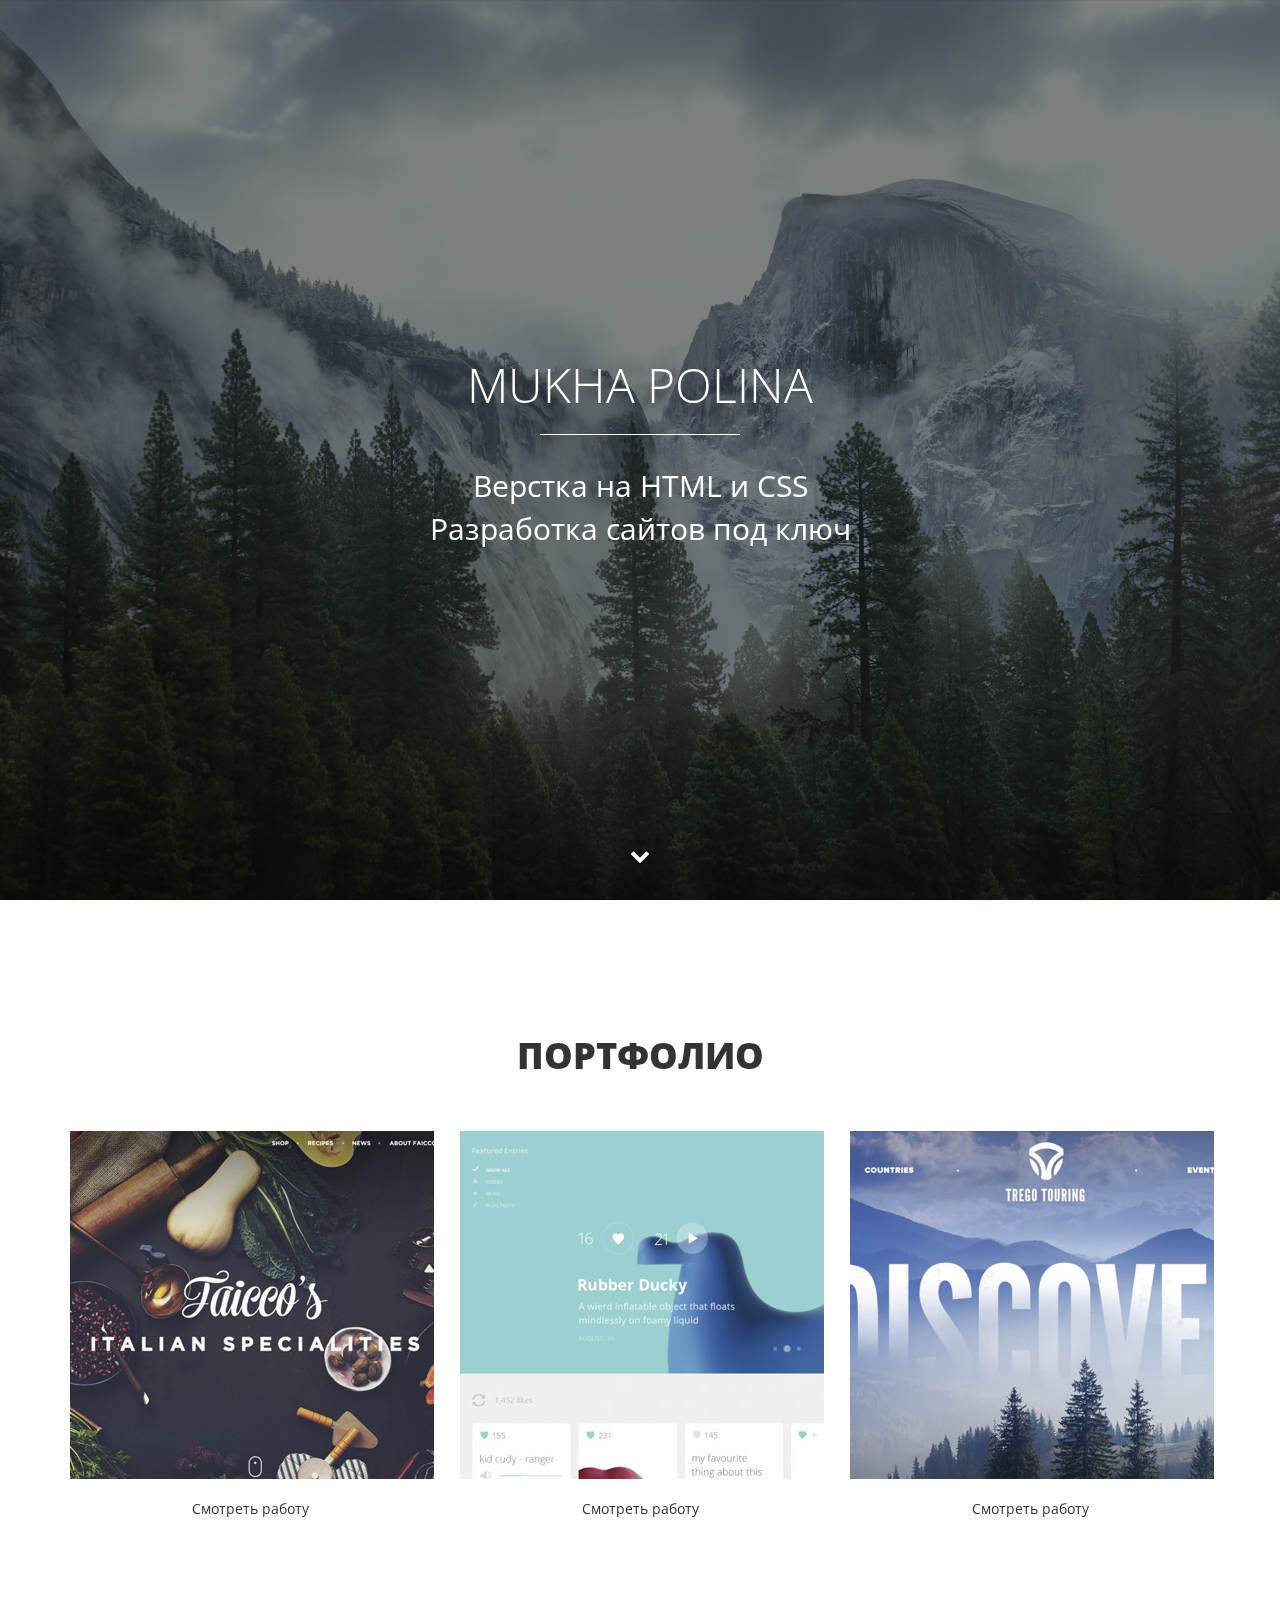
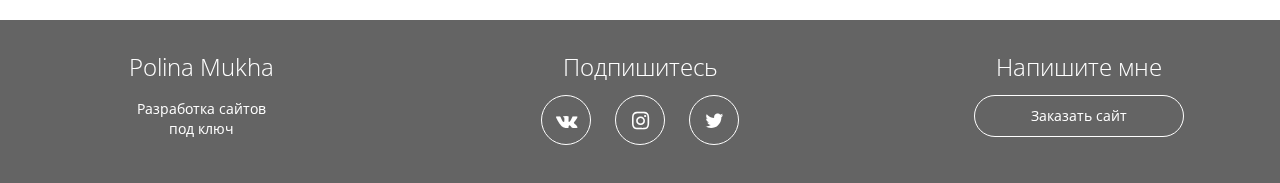
<file: index.html>
<!DOCTYPE html>
<html lang="ru">
  <head>
    <meta charset="utf-8">
    <meta http-equiv="X-UA-Compatible" content="IE=edge">
    <meta name="viewport" content="width=device-width, initial-scale=1">
    <!-- meta для соц сетей -->
    <meta property="og:url" content="">
    <meta property="og:type" content="website">
    <meta property="og:title" content="Mukha Polina - верстка сайтов на HTML и CSS">
    <meta property="og:image" content="">
    <meta property="og:description" content="Закажите разработку сайта без посредников от 5 990 рублей">
    <meta property="og:site_name" content="Портфолио верстальщика">
    <meta property="article:author" content="Mukha Polina">

    <!-- Заголовок сайта -->
    <title>Mukha Polina - Портфолио</title>
    <link href="https://fonts.googleapis.com/css?family=Open+Sans:400,700&amp;subset=cyrillic" rel="stylesheet">
    <link rel="stylesheet" href="css/fontello.css">
    <link rel="stylesheet" href="css/fontello-embedded.css">
    <link href="css/bootstrap.min.css" rel="stylesheet">
    <link href="css/style.css" rel="stylesheet">
    <!-- Фавиконка -->
    <link rel="shortcut icon" type="image/x-icon" href="favicon.ico">
    <!--[if lt IE 9]>
      <script src="https://oss.maxcdn.com/html5shiv/3.7.3/html5shiv.min.js"></script>
      <script src="https://oss.maxcdn.com/respond/1.4.2/respond.min.js"></script>
    <![endif]-->
  </head>
  <body>
    
    <div class="main parallax-window" data-parallax="scroll" data-speed="0.4" data-image-src="img/main-bg.jpg">
    <div class="main-overlay"></div>
    <div class="wrapper">
        <div class="main-header">
        <h1>Mukha Polina</h1>
        <div class="main-line"></div>
        <p>Верстка на HTML и CSS <br>Разработка сайтов под ключ</p>
        </div>
    </div>

    <a class="main-down" href="#portfolio"><i class="icon-down"></i></a>
    </div>

    <div class="portfolio" id="portfolio">
      <div class="container">
        <h2 class="section-header">Портфолио</h2>
        <div class="row">
          <div class="col-lg-4">
            <div class="portfolio-block">
            <img src="img/portfolio/1.jpg" alt="Работа №1">
            <a class="link cd-modal-trigger" data-work="work-1" href="#0">Смотреть работу</a>
            </div>
          </div>
          <div class="col-lg-4">
            <div class="portfolio-block">
            <img src="img/portfolio/2.jpg" alt="Работа №2">
            <a class="link cd-modal-trigger" data-work="work-3" href="#0">Смотреть работу</a>
            </div>
          </div>
          <div class="col-lg-4">
            <div class="portfolio-block">
            <img src="img/portfolio/3.jpg" alt="Работа №3">
            <a class="link cd-modal-trigger" data-work="work-3" href="#0">Смотреть работу</a>
            </div>
          </div>
        </div>
      </div>
    </div>

     <div class="footer">
     <div class="container">
      <div class="row">
        <div class="col-lg-3">
          <strong>Polina Mukha</strong>
          <p>Разработка сайтов <br>под ключ</p>
        </div>
        <div class="col-lg-6">
          <strong>Подпишитесь</strong>
          <div class="social-links">
            <a href="#"><i class="icon-vk"></i></a>
            <a href="#"><i class="icon-instagram"></i></a>
            <a href="#"><i class="icon-twitter"></i></a>
          </div>
        </div>
        <div class="col-lg-3">
        <strong>Напишите мне</strong>
        <a href="https://vk.com/pollymalina" class="offer-btn">Заказать сайт</a>
        </div>
      </div>
      </div>
     </div>




<div class="cd-modal">
  <div class="modal-content">
    
  </div> <!-- .modal-content -->

  <a href="#0" class="modal-close">Close</a>
</div> <!-- .cd-modal -->

<div class="cd-transition-layer"> 
  <div class="bg-layer"></div>
</div> <!-- .cd-transition-layer -->


    <!-- Модальные(Всплывающие) окна-->
      <!-- Modal -->
<div class="modal fade" id="work" role="dialog">
  <div class="modal-dialog" role="document">
    <div class="modal-content">
      <div class="modal-header">
        <button type="button" class="close" data-dismiss="modal" aria-label="Close"><span aria-hidden="true">&times;</span></button>
        <h4 class="modal-title">Работа №1</h4>
      </div>
      <div class="modal-body">
        <div class="row">
          <div class="col-lg-5">
            <img src="img/portfolio/1.jpg" alt="Первая работа">
          </div>
          <div class="col-lg-7">
            <h4>Сайт для кафе</h4>
            <p>Описание сайта</p>
            <a href="https://vk.com/pollymalina" class="modal-btn">Заказать сайт</a>
          </div>
        </div>
      </div>
    </div>
  </div>
</div>
    <!-- jQuery (necessary for Bootstrap's JavaScript plugins) -->
    <script src="https://ajax.googleapis.com/ajax/libs/jquery/1.12.4/jquery.min.js"></script>
    <!--<script src="js/bootstrap.min.js"></script>-->
    <script src="js/main.js"></script>
    <script src="js/parallax.min.js"></script> 
    <script>
      $(function() {
        var link = $('.cd-modal-trigger');
        link.on('click', function(event) {
        var work = $(this).attr('data-work');
        $('.modal-content').load(work+'.html');
       });
      });
    </script>
    <script>
      $(document).ready(function(){

        //навигация - плавный скроллинг к якорю
      $(".slowly").on("click","a",function(event){
        //отменяем стандартную обработку нажатия по ссылке
        event.preventDefault();

        //забираем идентификатор бока с отрибута href
        var id = $(this).attr('href'),

        //узнаем высоту от нач. стр. до блока на кот. ссыл-ся якорь
          top = $(id).offset().top;

          //анимируем переход на расстояние -top за 1500 мс
          $('body,html').animate({scrollTop: top}, 800);
        });
    });
    </script>
  </body>
</html
</file>
<file: css/fontello.css>
@font-face {
  font-family: 'fontello';
  src: url('../font/fontello.eot?35243095');
  src: url('../font/fontello.eot?35243095#iefix') format('embedded-opentype'),
       url('../font/fontello.woff2?35243095') format('woff2'),
       url('../font/fontello.woff?35243095') format('woff'),
       url('../font/fontello.ttf?35243095') format('truetype'),
       url('../font/fontello.svg?35243095#fontello') format('svg');
  font-weight: normal;
  font-style: normal;
}
/* Chrome hack: SVG is rendered more smooth in Windozze. 100% magic, uncomment if you need it. */
/* Note, that will break hinting! In other OS-es font will be not as sharp as it could be */
/*
@media screen and (-webkit-min-device-pixel-ratio:0) {
  @font-face {
    font-family: 'fontello';
    src: url('../font/fontello.svg?35243095#fontello') format('svg');
  }
}
*/
 
 [class^="icon-"]:before, [class*=" icon-"]:before {
  font-family: "fontello";
  font-style: normal;
  font-weight: normal;
  speak: none;
 
  display: inline-block;
  text-decoration: inherit;
  width: 1em;
  margin-right: .2em;
  text-align: center;
  /* opacity: .8; */
 
  /* For safety - reset parent styles, that can break glyph codes*/
  font-variant: normal;
  text-transform: none;
 
  /* fix buttons height, for twitter bootstrap */
  line-height: 1em;
 
  /* Animation center compensation - margins should be symmetric */
  /* remove if not needed */
  margin-left: .2em;
 
  /* you can be more comfortable with increased icons size */
  /* font-size: 120%; */
 
  /* Font smoothing. That was taken from TWBS */
  -webkit-font-smoothing: antialiased;
  -moz-osx-font-smoothing: grayscale;
 
  /* Uncomment for 3D effect */
  /* text-shadow: 1px 1px 1px rgba(127, 127, 127, 0.3); */
}
 
.icon-down:before { content: '\e800'; } /* '' */
.icon-twitter:before { content: '\f099'; } /* '' */
.icon-instagram:before { content: '\f16d'; } /* '' */
.icon-vk:before { content: '\f189'; } /* '' */
</file>
<file: css/fontello-embedded.css>
@font-face {
  font-family: 'fontello';
  src: url('../font/fontello.eot?30503829');
  src: url('../font/fontello.eot?30503829#iefix') format('embedded-opentype'),
       url('../font/fontello.svg?30503829#fontello') format('svg');
  font-weight: normal;
  font-style: normal;
}
@font-face {
  font-family: 'fontello';
  src: url('[data-uri]') format('woff'),
       url('[data-uri]') format('truetype');
}
/* Chrome hack: SVG is rendered more smooth in Windozze. 100% magic, uncomment if you need it. */
/* Note, that will break hinting! In other OS-es font will be not as sharp as it could be */
/*
@media screen and (-webkit-min-device-pixel-ratio:0) {
  @font-face {
    font-family: 'fontello';
    src: url('../font/fontello.svg?30503829#fontello') format('svg');
  }
}
*/
 
 [class^="icon-"]:before, [class*=" icon-"]:before {
  font-family: "fontello";
  font-style: normal;
  font-weight: normal;
  speak: none;
 
  display: inline-block;
  text-decoration: inherit;
  width: 1em;
  margin-right: .2em;
  text-align: center;
  /* opacity: .8; */
 
  /* For safety - reset parent styles, that can break glyph codes*/
  font-variant: normal;
  text-transform: none;
     
  /* fix buttons height, for twitter bootstrap */
  line-height: 1em;
 
  /* Animation center compensation - margins should be symmetric */
  /* remove if not needed */
  margin-left: .2em;
 
  /* you can be more comfortable with increased icons size */
  /* font-size: 120%; */
 
  /* Uncomment for 3D effect */
  /* text-shadow: 1px 1px 1px rgba(127, 127, 127, 0.3); */
}
.icon-down:before { content: '\e800'; } /* '' */
.icon-twitter:before { content: '\f099'; } /* '' */
.icon-instagram:before { content: '\f16d'; } /* '' */
.icon-vk:before { content: '\f189'; } /* '' */
</file>
<file: css/style.css>
body{
	font-family: 'Open Sans', sans-serif;
}

html{
	font-size: 10px;
}
a:active, a:visited, a:focus{ 
	text-decoration: none;
	outline: none;
}
.wrapper{
	display:table-cell;
	vertical-align:middle;
}

.main{
	position: relative;
	display:table;
	width: 100%;
	text-align: center;
	color: #fff;
	height: 100vh;
	/*background: #000 url(../img/main-bg.jpg) center center no-repeat;*/


}

.main-overlay{
	position: absolute;
	z-index: 1;
	width: 100%;
	height: 100%;
	background-color: rgba(0,0,0,0.5);
}

.main h1 {
	margin-bottom: 1.4rem;
	font-weight: 300;
	text-transform: uppercase;
	font-size: 4.8rem;
}

.main p{
	font-size: 3rem;
}

.main-header{
	position: relative;
	z-index: 2;
}

.main-line{
	width: 200px;
	height: 1px;
	background-color: #fff;
	margin: 0 auto;
}

.main-down{
	position: absolute;
	color: #fff;
	z-index: 4;
	bottom: 2rem;
	display: inline-block;
	font-size: 2rem;
	width: 50px;
	height: 50px;
	border-radius: 50%;
	border: 1px solid transparent;
	line-height: 50px;
	left: 50%;
	margin-left: -25px;
	transition: 0.2s;
}
.main-down:hover {
	color: #fff;
	border-color: #fff;
}

/*Секция с портфолио*/
.portfolio {
	padding: 10rem 0px;
	text-align: center;
}
.section-header{
	text-transform: uppercase;
	font-weight: 800;
	font-size: 3.6rem;
	text-align: center;
	margin-bottom: 5rem;
}
portfolio img {
	width: 100%;
	max-width: 360px;
	box-shadow: 0px 4px 29px 0px rgba(87, 92, 97, 0.54);
}
.portfolio a {
	display: inline-block;
	margin-top: 2rem;
	color: #333; 
	border-bottom: 1px solid transparent;
}
.portfolio a:hover{
	text-decoration: none;
	border-bottom: 1px dotted #333;
}

/* Секция - пожвал*/
.footer{
	background-color: #646464;
	color: #fff;
	text-align: center;
	padding: 3rem 0;
}

.footer strong{
	font-weight: 300;
	font-size: 2.4rem;
}

.social-links{
	margin-top: 1rem;
}
.social-links a{
	width: 5rem;
	height: 5rem;
	line-height: 5rem;
	display: inline-block;
	color: #fff;
	border: solid 1px #fff;
	border-radius: 50%;
	margin-left: 1rem;
	margin-right: 1rem;
	font-size: 2rem;
	transition: 0.2s;
}

.social-links a:hover{
	background-color: #fff;
	color: #646464;
}

.offer-btn{
	display: block;
	width: 80%;
	max-width: 300px;
	margin: 1rem auto;
	border: 1px solid #fff;
	padding-top: 1rem;	
	padding-bottom: 1rem;
	color: #fff;
	border-radius: 100px;
	transition: 0.2s;
}

.offer-btn:hover{
	text-decoration: none;
	background-color: #fff;
	color: #646464;
}

.modal-content h4 {
	font-weight: 300;
	font-size: 2.5rem;

}
.modal-content p {
	font-size: 1.4rem;
	padding: 0;
}
.close{
	background-color: transparent;
	border: none;
	font-size: 2.5rem;
	position: absolute;
	right: 2rem;
	top: 1rem;
}
.modal-btn{
	display: inline-block;
	color: #fff;
	border: 1px solid #fff;
	padding: 10px 20px;
	border-radius: 5px;
}
.modal-btn:hover{
	background-color: #fff;
	color: #333;
	text-decoration: none;
}



/*Оформление модального окна */

/* -------------------------------- 

Main Content

-------------------------------- */
.cd-main-content {
  position: relative;
  z-index: 1;
  width: 100%;
  height: 100vh;
  /* vertically align its content */
  display: table;
  background-color: #e4dcca;
}
.cd-main-content .center {
  /* vertically align inside parent element */
  display: table-cell;
  vertical-align: middle;
  text-align: center;
}

/* -------------------------------- 

Modal window 

-------------------------------- */
.cd-modal {
  position: fixed;
  top: 0;
  left: 0;
  z-index: 3;
  height: 100%;
  width: 100%;
  overflow: hidden;
  /*background: #402f44 url(../img/modal-bg.jpg) no-repeat center center;*/
  background-size: cover;
  opacity: 0;
  visibility: hidden;
  -webkit-transition: opacity 0.3s 0s, visibility 0s 0.3s;
  -moz-transition: opacity 0.3s 0s, visibility 0s 0.3s;
  transition: opacity 0.3s 0s, visibility 0s 0.3s;
}
.modal-content{
	background: #402f44 url(../img/modal-bg.jpg) no-repeat center center;
}
.cd-modal .modal-content {
  height: 100%;
  overflow-y: auto;
  padding: 3em 5%;
  color: #e4dcca;
  -webkit-font-smoothing: antialiased;
  -moz-osx-font-smoothing: grayscale;
}
.cd-modal h1 {
  text-align: center;
}
.cd-modal h1::after {
  /* ink/brush separation */
  content: '';
  display: block;
  width: 130px;
  height: 18px;
  background: url(../img/ink-separation.svg) no-repeat center center;
  margin: .2em auto 0;
}
.cd-modal p {
  line-height: 1.6;
  max-width: 800px;
}
.cd-modal .modal-close {
  /* 'X' icon */
  position: absolute;
  z-index: 1;
  top: 20px;
  right: 5%;
  height: 45px;
  width: 45px;
  border-radius: 50%;
  background: rgba(0, 0, 0, 0.3) url(../img/cd-icon-close.svg) no-repeat center center;
  /* image replacement */
  overflow: hidden;
  text-indent: 100%;
  white-space: nowrap;
  visibility: hidden;
  opacity: 0;
  -webkit-transform: scale(0);
  -moz-transform: scale(0);
  -ms-transform: scale(0);
  -o-transform: scale(0);
  transform: scale(0);
  -webkit-transition: -webkit-transform 0.3s 0s, visibility 0s 0.3s, opacity 0.3s 0s;
  -moz-transition: -moz-transform 0.3s 0s, visibility 0s 0.3s, opacity 0.3s 0s;
  transition: transform 0.3s 0s, visibility 0s 0.3s, opacity 0.3s 0s;
}
.no-touch .cd-modal .modal-close:hover {
  background-color: rgba(0, 0, 0, 0.5);
}
.cd-modal.visible {
  opacity: 1;
  visibility: visible;
  -webkit-transition: opacity 0.7s, visibility 0s;
  -moz-transition: opacity 0.7s, visibility 0s;
  transition: opacity 0.7s, visibility 0s;
}
.cd-modal.visible .modal-content {
  /* this fixes the buggy scrolling on webkit browsers - mobile devices only - when overflow property is applied */
  -webkit-overflow-scrolling: touch;
}
.cd-modal.visible .modal-close {
  visibility: visible;
  opacity: 1;
  -webkit-transition: -webkit-transform 0.3s 0s, visibility 0s 0s, opacity 0.3s 0s;
  -moz-transition: -moz-transform 0.3s 0s, visibility 0s 0s, opacity 0.3s 0s;
  transition: transform 0.3s 0s, visibility 0s 0s, opacity 0.3s 0s;
  -webkit-transform: scale(1);
  -moz-transform: scale(1);
  -ms-transform: scale(1);
  -o-transform: scale(1);
  transform: scale(1);
}
@media only screen and (min-width: 1100px) {
  .cd-modal .modal-content {
    padding: 6em 5%;
  }
  .cd-modal .modal-close {
    height: 60px;
    width: 60px;
  }
  .cd-modal p {
    font-size: 2rem;
  }
}

/* -------------------------------- 

Transition Layer 

-------------------------------- */
.cd-transition-layer {
  position: fixed;
  top: 0;
  left: 0;
  z-index: 2;
  height: 100%;
  width: 100%;
  opacity: 0;
  visibility: hidden;
  overflow: hidden;
}
.cd-transition-layer .bg-layer {
  position: absolute;
  left: 50%;
  top: 50%;
  -webkit-transform: translateY(-50%) translateX(-2%);
  -moz-transform: translateY(-50%) translateX(-2%);
  -ms-transform: translateY(-50%) translateX(-2%);
  -o-transform: translateY(-50%) translateX(-2%);
  transform: translateY(-50%) translateX(-2%);
  /* its dimentions will be overwritten using jQuery to proportionally fit the viewport */
  height: 100%;
  /* our sprite is composed of 25 frames */
  width: 2500%;
  background: url(../img/ink.png) no-repeat 0 0;
  background-size: 100% 100%;
}
.cd-transition-layer.visible {
  opacity: 1;
  visibility: visible;
}
.cd-transition-layer.opening .bg-layer {
  -webkit-animation: cd-sequence 0.8s steps(24);
  -moz-animation: cd-sequence 0.8s steps(24);
  animation: cd-sequence 0.8s steps(24);
  -webkit-animation-fill-mode: forwards;
  -moz-animation-fill-mode: forwards;
  animation-fill-mode: forwards;
}
.cd-transition-layer.closing .bg-layer {
  -webkit-animation: cd-sequence-reverse 0.8s steps(24);
  -moz-animation: cd-sequence-reverse 0.8s steps(24);
  animation: cd-sequence-reverse 0.8s steps(24);
  -webkit-animation-fill-mode: forwards;
  -moz-animation-fill-mode: forwards;
  animation-fill-mode: forwards;
}
.no-cssanimations .cd-transition-layer {
  display: none;
}

@-webkit-keyframes cd-sequence {
  0% {
    /* translateX(-2%) is used to horizontally center the first frame inside the viewport */
    -webkit-transform: translateY(-50%) translateX(-2%);
  }
  100% {
    /* translateX(-98%) (2% + 96) is used to horizontally center the last frame inside the viewport  */
    -webkit-transform: translateY(-50%) translateX(-98%);
  }
}
@-moz-keyframes cd-sequence {
  0% {
    /* translateX(-2%) is used to horizontally center the first frame inside the viewport */
    -moz-transform: translateY(-50%) translateX(-2%);
  }
  100% {
    /* translateX(-98%) (2% + 96) is used to horizontally center the last frame inside the viewport  */
    -moz-transform: translateY(-50%) translateX(-98%);
  }
}
@keyframes cd-sequence {
  0% {
    /* translateX(-2%) is used to horizontally center the first frame inside the viewport */
    -webkit-transform: translateY(-50%) translateX(-2%);
    -moz-transform: translateY(-50%) translateX(-2%);
    -ms-transform: translateY(-50%) translateX(-2%);
    -o-transform: translateY(-50%) translateX(-2%);
    transform: translateY(-50%) translateX(-2%);
  }
  100% {
    /* translateX(-98%) (2% + 96) is used to horizontally center the last frame inside the viewport  */
    -webkit-transform: translateY(-50%) translateX(-98%);
    -moz-transform: translateY(-50%) translateX(-98%);
    -ms-transform: translateY(-50%) translateX(-98%);
    -o-transform: translateY(-50%) translateX(-98%);
    transform: translateY(-50%) translateX(-98%);
  }
}
@-webkit-keyframes cd-sequence-reverse {
  0% {
    -webkit-transform: translateY(-50%) translateX(-98%);
  }
  100% {
    -webkit-transform: translateY(-50%) translateX(-2%);
  }
}
@-moz-keyframes cd-sequence-reverse {
  0% {
    -moz-transform: translateY(-50%) translateX(-98%);
  }
  100% {
    -moz-transform: translateY(-50%) translateX(-2%);
  }
}
@keyframes cd-sequence-reverse {
  0% {
    -webkit-transform: translateY(-50%) translateX(-98%);
    -moz-transform: translateY(-50%) translateX(-98%);
    -ms-transform: translateY(-50%) translateX(-98%);
    -o-transform: translateY(-50%) translateX(-98%);
    transform: translateY(-50%) translateX(-98%);
  }
  100% {
    -webkit-transform: translateY(-50%) translateX(-2%);
    -moz-transform: translateY(-50%) translateX(-2%);
    -ms-transform: translateY(-50%) translateX(-2%);
    -o-transform: translateY(-50%) translateX(-2%);
    transform: translateY(-50%) translateX(-2%);
  }
}
</file>
